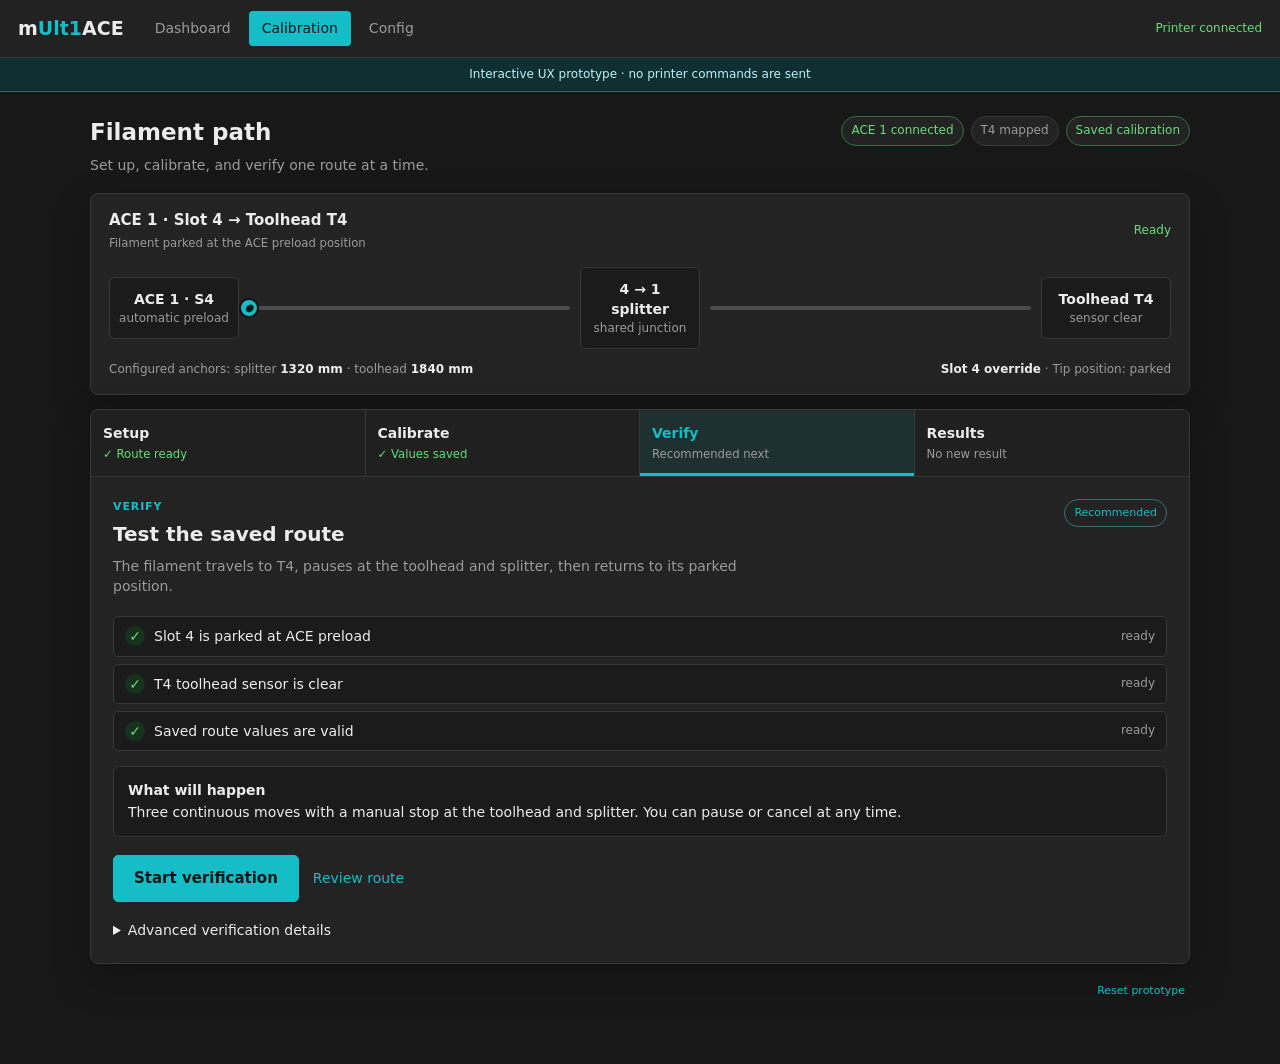
<file: multiace/web/mockups/calibration-guided-tabs.html>
<!doctype html>
<html lang='en'>
<head>
  <meta charset='utf-8'>
  <meta name='viewport' content='width=device-width, initial-scale=1'>
  <title>multiACE guided calibration UX</title>
  <style>
    :root {
      --bg: #181818; --panel: #232323; --deep: #1b1b1b;
      --line: #383838; --fg: #ececec; --muted: #9b9b9b;
      --accent: #15bdc6; --accent-ink: #001719;
      --ok: #67dc79; --ok-bg: #17331d;
      --warn: #ffc06b; --warn-bg: #382a14;
      --danger: #ff7878; --danger-bg: #381b1b;
      --shadow: 0 14px 38px rgba(0,0,0,.25);
    }
    * { box-sizing: border-box; }
    body { margin: 0; color: var(--fg); background: var(--bg); font: 14px/1.45 system-ui, sans-serif; }
    button { font: inherit; color: inherit; }
    header {
      position: sticky; top: 0; z-index: 5; display: flex; align-items: center;
      gap: 18px; min-height: 58px; padding: 9px 18px; background: #222;
      border-bottom: 1px solid var(--line);
    }
    .brand { font-size: 19px; font-weight: 750; white-space: nowrap; }
    .brand i { color: var(--accent); font-style: normal; }
    .top-nav { display: flex; gap: 5px; }
    .top-nav span { padding: 7px 13px; border-radius: 4px; color: var(--muted); }
    .top-nav .active { color: var(--accent-ink); background: var(--accent); }
    .spacer { flex: 1; }
    .online { color: var(--ok); font-size: 12px; }
    .prototype {
      padding: 8px 18px; text-align: center; color: #b8f5f7;
      background: #102f31; border-bottom: 1px solid #28686c; font-size: 12px;
      white-space: normal; overflow-wrap: anywhere;
    }
    main { width: min(1100px, calc(100% - 28px)); margin: 24px auto 60px; }
    .page-head { display: flex; justify-content: space-between; gap: 18px; margin-bottom: 18px; }
    h1 { margin: 0 0 5px; font-size: 23px; }
    h2 { margin: 0 0 7px; font-size: 20px; }
    h3 { margin: 0 0 6px; font-size: 15px; }
    p { margin: 0; }
    .muted { color: var(--muted); }
    .pills { display: flex; align-items: flex-start; gap: 7px; flex-wrap: wrap; justify-content: flex-end; }
    .pill { padding: 5px 9px; border: 1px solid var(--line); border-radius: 99px; color: var(--muted); background: var(--panel); font-size: 12px; }
    .pill.ok { color: var(--ok); border-color: #376e40; }
    .card { background: var(--panel); border: 1px solid var(--line); border-radius: 8px; box-shadow: var(--shadow); }

    .route-card { padding: 16px 18px; margin-bottom: 14px; }
    .route-head { display: flex; justify-content: space-between; align-items: center; gap: 12px; margin-bottom: 15px; }
    .route-head strong { display: block; font-size: 15px; }
    .route-head small { color: var(--muted); }
    .route-status { color: var(--ok); font-size: 12px; white-space: nowrap; }
    .route {
      display: grid; grid-template-columns: 130px 1fr 120px 1fr 130px;
      align-items: center; gap: 10px;
    }
    .node { padding: 11px 8px; text-align: center; border-radius: 6px; background: var(--deep); border: 1px solid var(--line); color: var(--muted); font-size: 12px; }
    .node b { display: block; color: var(--fg); font-size: 14px; }
    .node.sensor-on { border-color: #3d8047; background: var(--ok-bg); }
    .tube { height: 4px; border-radius: 5px; background: #4b4b4b; position: relative; }
    .tube.active { background: linear-gradient(90deg, var(--accent) var(--fill, 0%), #4b4b4b var(--fill, 0%)); }
    .tip {
      position: absolute; left: var(--tip, 0%); top: 50%; width: 20px; height: 20px;
      display: grid; place-items: center; transform: translate(-50%,-50%);
      border-radius: 50%; background: var(--accent); color: var(--accent-ink);
      border: 2px solid #111; font-size: 10px; transition: left .18s linear;
    }
    .route-caption { display: flex; justify-content: space-between; gap: 10px; margin-top: 12px; color: var(--muted); font-size: 12px; }
    .route-caption strong { color: var(--fg); }

    .workflow { overflow: hidden; }
    .workflow-tabs { display: grid; grid-template-columns: repeat(4, 1fr); border-bottom: 1px solid var(--line); background: #202020; }
    .workflow-tab {
      appearance: none; border: 0; border-right: 1px solid var(--line); padding: 13px 12px;
      background: transparent; text-align: left; cursor: pointer; color: var(--muted);
    }
    .workflow-tab:last-child { border-right: 0; }
    .workflow-tab b { display: block; color: var(--fg); font-size: 14px; }
    .workflow-tab small { display: block; margin-top: 2px; }
    .workflow-tab.active { background: rgba(21,189,198,.1); box-shadow: inset 0 -3px var(--accent); }
    .workflow-tab.active b { color: var(--accent); }
    .workflow-tab .done { color: var(--ok); }
    .workflow-body { padding: 22px; min-height: 385px; }
    .tab-panel { display: none; }
    .tab-panel.active { display: block; }
    .task-head { display: flex; justify-content: space-between; align-items: flex-start; gap: 18px; margin-bottom: 20px; }
    .task-head p { color: var(--muted); max-width: 650px; }
    .eyebrow { color: var(--accent); font-size: 11px; font-weight: 750; letter-spacing: .08em; text-transform: uppercase; margin-bottom: 5px; }
    .recommended { color: var(--accent); border: 1px solid #347176; border-radius: 99px; padding: 5px 9px; white-space: nowrap; font-size: 11px; }
    .notice { padding: 13px 14px; border-radius: 6px; border: 1px solid var(--line); background: var(--deep); margin: 14px 0; }
    .notice.ok { color: #b9efc0; border-color: #376e40; background: var(--ok-bg); }
    .notice.warn { color: #ffdaa8; border-color: #77582d; background: var(--warn-bg); }
    .notice strong { display: block; color: inherit; margin-bottom: 2px; }
    .checks { display: grid; gap: 7px; margin: 15px 0; }
    .check { display: flex; align-items: center; gap: 9px; padding: 9px 11px; border: 1px solid var(--line); border-radius: 5px; background: var(--deep); }
    .check i { width: 20px; height: 20px; display: grid; place-items: center; border-radius: 50%; background: var(--ok-bg); color: var(--ok); font-style: normal; }
    .check span { margin-left: auto; color: var(--muted); font-size: 12px; }
    .actions { display: flex; align-items: center; gap: 9px; flex-wrap: wrap; margin-top: 18px; }
    .btn { border: 1px solid var(--line); border-radius: 5px; padding: 9px 14px; background: #2b2b2b; cursor: pointer; }
    .btn:hover { border-color: #666; }
    .btn.primary { background: var(--accent); border-color: var(--accent); color: var(--accent-ink); font-weight: 750; }
    .btn.large { padding: 12px 20px; font-size: 15px; }
    .btn.danger { color: var(--danger); border-color: #754040; background: var(--danger-bg); }
    .btn:disabled { opacity: .42; cursor: not-allowed; }
    .link-btn { border: 0; padding: 5px; background: transparent; color: var(--accent); cursor: pointer; }
    .choice-row { display: grid; grid-template-columns: repeat(3, 1fr); gap: 10px; }
    .choice { padding: 13px; background: var(--deep); border: 1px solid var(--line); border-radius: 6px; }
    .choice small { color: var(--muted); display: block; margin-top: 3px; }
    .choice.selected { border-color: var(--accent); background: rgba(21,189,198,.08); }
    .selector-block { margin-top: 16px; }
    .selector-block > label { display: block; margin-bottom: 7px; color: var(--muted); font-size: 12px; }
    .option-grid { display: grid; grid-template-columns: repeat(4, 1fr); gap: 8px; }
    .option-grid.two { grid-template-columns: repeat(2, 1fr); }
    .route-option { padding: 11px; text-align: left; border: 1px solid var(--line); border-radius: 6px; background: var(--deep); cursor: pointer; }
    .route-option b, .route-option small { display: block; }
    .route-option small { margin-top: 2px; color: var(--muted); }
    .route-option.selected { border-color: var(--accent); background: rgba(21,189,198,.08); }
    .route-option:disabled { opacity: .38; cursor: not-allowed; }
    .derived-route { display: flex; justify-content: space-between; gap: 12px; padding: 12px; margin-top: 12px; border: 1px solid var(--line); border-radius: 6px; background: var(--deep); }
    .derived-route span { color: var(--muted); }
    .metrics { display: grid; grid-template-columns: repeat(3, 1fr); gap: 9px; margin: 15px 0; }
    .metric { padding: 12px; border-radius: 6px; border: 1px solid var(--line); background: var(--deep); }
    .metric small { display: block; color: var(--muted); text-transform: uppercase; font-size: 10px; letter-spacing: .05em; }
    .metric b { display: block; margin-top: 4px; font-size: 20px; }
    .step-line { display: grid; grid-template-columns: repeat(3, 1fr); gap: 7px; margin: 13px 0; }
    .step-chip { padding: 8px; border-radius: 5px; border: 1px solid var(--line); color: var(--muted); background: var(--deep); font-size: 12px; }
    .step-chip.active { color: var(--accent); border-color: #347176; }
    .step-chip.done { color: var(--ok); border-color: #376e40; }
    .progress { height: 7px; overflow: hidden; border-radius: 99px; background: #111; margin: 16px 0; }
    .progress div { width: 0%; height: 100%; background: var(--accent); transition: width .2s; }
    .fine { display: none; padding: 14px; border: 1px solid #77582d; border-radius: 6px; background: var(--warn-bg); margin-top: 14px; }
    .fine.show { display: block; }
    .fine-head { display: flex; justify-content: space-between; gap: 12px; margin-bottom: 12px; }
    .fine-head span { color: var(--warn); }
    .jog-row { display: flex; justify-content: space-between; align-items: center; gap: 12px; margin-top: 9px; }
    .jogs { display: flex; gap: 6px; flex-wrap: wrap; }
    .jogs .btn { padding: 7px 10px; }
    .hidden { display: none !important; }
    details { margin-top: 18px; color: var(--muted); }
    details summary { cursor: pointer; color: var(--fg); }
    footer { margin-top: 14px; text-align: right; color: var(--muted); font-size: 11px; }
    @media (max-width: 760px) {
      .top-nav { display: none; }
      .page-head, .task-head, .route-head, .route-caption { flex-direction: column; }
      .route-head { align-items: flex-start; }
      .pills { justify-content: flex-start; }
      .route { grid-template-columns: minmax(72px,1fr) 18px minmax(72px,1fr) 18px minmax(72px,1fr); gap: 4px; }
      .node { padding: 8px 4px; font-size: 10px; }
      .node b { font-size: 11px; }
      .tube { width: 100%; height: 3px; margin: 0; }
      .tip { left: var(--tip, 0%); top: 50%; }
      .workflow-tabs { grid-template-columns: 1fr 1fr; }
      .workflow-tab:nth-child(2) { border-right: 0; }
      .choice-row, .metrics, .step-line { grid-template-columns: 1fr; }
      .option-grid { grid-template-columns: 1fr 1fr; }
      .derived-route { flex-direction: column; }
      .jog-row, .fine-head { align-items: flex-start; flex-direction: column; }
    }
  </style>
</head>
<body>
  <header>
    <div class='brand'>m<i>Ult1</i>ACE</div>
    <div class='top-nav'><span>Dashboard</span><span class='active'>Calibration</span><span>Config</span></div>
    <div class='spacer'></div><div class='online'>Printer connected</div>
  </header>
  <div class='prototype'>Interactive UX prototype &middot; no printer commands are sent</div>

  <main>
    <div class='page-head'>
      <div><h1>Filament path</h1><p class='muted'>Set up, calibrate, and verify one route at a time.</p></div>
      <div class='pills'><span class='pill ok'>ACE 1 connected</span><span class='pill'>T4 mapped</span><span class='pill ok'>Saved calibration</span></div>
    </div>

    <section class='card route-card'>
      <div class='route-head'>
        <div><strong id='routeTitle'>ACE 1 &middot; Slot 4 &rarr; Toolhead T4</strong><small id='routeMessage'>Filament parked at the ACE preload position</small></div>
        <div id='routeStatus' class='route-status'>Ready</div>
      </div>
      <div class='route'>
        <div class='node'><b id='aceRouteNode'>ACE 1 &middot; S4</b>automatic preload</div>
        <div id='tubeA' class='tube active'><i id='tipA' class='tip'>●</i></div>
        <div class='node'><b>4 &rarr; 1 splitter</b>shared junction</div>
        <div id='tubeB' class='tube'><i id='tipB' class='tip hidden'>●</i></div>
        <div id='headNode' class='node'><b>Toolhead T4</b><span id='sensorText'>sensor clear</span></div>
      </div>
      <div class='route-caption'><span>Configured anchors: splitter <strong>1320 mm</strong> &middot; toolhead <strong>1840 mm</strong></span><span><strong id='scopeLabel'>Slot 4 override</strong> &middot; <span id='tipLabel'>Tip position: parked</span></span></div>
    </section>

    <section class='card workflow'>
      <div class='workflow-tabs' role='tablist'>
        <button class='workflow-tab' data-tab='setup'><b>Setup</b><small class='done'>&#10003; Route ready</small></button>
        <button class='workflow-tab' data-tab='calibrate'><b>Calibrate</b><small class='done'>&#10003; Values saved</small></button>
        <button class='workflow-tab active' data-tab='verify'><b>Verify</b><small>Recommended next</small></button>
        <button class='workflow-tab' data-tab='results'><b>Results</b><small id='resultsTabState'>No new result</small></button>
      </div>
      <div class='workflow-body'>
        <section id='setupPanel' class='tab-panel'>
          <div class='task-head'><div><div class='eyebrow'>Setup</div><h2>Choose one physical route</h2><p>The page remembers this path. You only need to return here when changing ACE, slot, or toolhead.</p></div></div>
          <div class='selector-block'>
            <label>ACE unit</label>
            <div class='option-grid two'>
              <button class='route-option ace-option selected' data-ace='1'><b>ACE 1</b><small>ACE 2 Pro &middot; connected</small></button>
              <button class='route-option' disabled><b>ACE 2</b><small>Not connected</small></button>
            </div>
          </div>
          <div class='selector-block'>
            <label>Apply calibration to</label>
            <div class='option-grid two'>
              <button class='route-option scope-option' data-scope='ace'><b>Entire ACE unit</b><small>Shared defaults for every slot on ACE 1</small></button>
              <button class='route-option scope-option selected' data-scope='slot'><b>Single Bowden tube</b><small>Override only the selected slot path</small></button>
            </div>
          </div>
          <div class='selector-block'>
            <label id='slotFieldLabel'>Bowden tube / filament slot</label>
            <div class='option-grid'>
              <button class='route-option slot-option' data-slot='1'><b>Slot 1</b><small>Ready &middot; saved calibration</small></button>
              <button class='route-option slot-option' data-slot='2' disabled><b>Slot 2</b><small>Empty</small></button>
              <button class='route-option slot-option' data-slot='3' disabled><b>Slot 3</b><small>Empty</small></button>
              <button class='route-option slot-option selected' data-slot='4'><b>Slot 4</b><small>Ready &middot; saved calibration</small></button>
            </div>
          </div>
          <div class='derived-route'><div><span>Connected toolhead</span><h3>Toolhead T4</h3></div><div><span id='derivedRouteHint'>Per-slot override</span><h3 id='derivedRoute'>ACE 1 &middot; Slot 4 &rarr; T4</h3></div></div>
          <div class='checks'><div class='check'><i>&#10003;</i>Printer is idle<span>required</span></div><div class='check'><i>&#10003;</i>No other route is moving<span>required</span></div><div class='check'><i>&#10003;</i>T4 sensor is clear<span>required</span></div></div>
          <div class='actions'><button class='btn primary large' data-go='verify'>Continue with this route</button></div>
        </section>

        <section id='calibratePanel' class='tab-panel'>
          <div id='calibrateSummary'>
            <div class='task-head'><div><div class='eyebrow'>Calibrate</div><h2>This route already has measurements</h2><p>Recalibration is optional. Verify the saved path first unless the tubes or splitter changed.</p></div><span class='recommended'>Saved 4 Aug</span></div>
            <div class='metrics'><div class='metric'><small>Toolhead distance</small><b>1840 mm</b></div><div class='metric'><small>Splitter retract</small><b>520 mm</b></div><div class='metric'><small>Park return</small><b>1840 mm</b></div></div>
            <div class='actions'><button class='btn primary large' data-go='verify'>Verify saved calibration</button><button id='recalibrateBtn' class='btn'>Recalibrate this route</button></div>
          </div>
          <div id='calibrateGuide' class='hidden'>
            <div class='task-head'><div><div class='eyebrow'>Guided calibration</div><h2 id='calTitle'>Start from a clean path</h2><p id='calText'>Only T4 will be unloaded. Remove loose filament from the splitter after unloading.</p></div><span id='calCount' class='recommended'>Step 1 of 3</span></div>
            <div class='step-line'><div id='calChip1' class='step-chip active'>1 &middot; Clean path</div><div id='calChip2' class='step-chip'>2 &middot; Confirm preload</div><div id='calChip3' class='step-chip'>3 &middot; Measure</div></div>
            <div class='notice warn' id='calNotice'><strong>T4 contains filament</strong>The route must be clear before a new measurement.</div>
            <div class='actions'><button id='calPrimary' class='btn primary large'>Unload selected T4</button><button id='cancelRecalibrate' class='link-btn'>Keep saved values</button></div>
          </div>
        </section>

        <section id='verifyPanel' class='tab-panel active'>
          <div class='task-head'><div><div class='eyebrow'>Verify</div><h2 id='verifyTitle'>Test the saved route</h2><p id='verifyLead'>The filament travels to T4, pauses at the toolhead and splitter, then returns to its parked position.</p></div><span class='recommended'>Recommended</span></div>
          <div id='verifyReady'>
            <div class='checks'><div class='check'><i>&#10003;</i><span id='verifySlotCheck' style='margin:0;color:inherit;font-size:inherit'>Slot 4 is parked at ACE preload</span><span>ready</span></div><div class='check'><i>&#10003;</i>T4 toolhead sensor is clear<span>ready</span></div><div class='check'><i>&#10003;</i>Saved route values are valid<span>ready</span></div></div>
            <div class='notice'><strong>What will happen</strong>Three continuous moves with a manual stop at the toolhead and splitter. You can pause or cancel at any time.</div>
            <div class='actions'><button id='startVerify' class='btn primary large'>Start verification</button><button class='link-btn' data-go='setup'>Review route</button></div>
          </div>
          <div id='verifyRun' class='hidden'>
            <div class='step-line'><div id='vChip1' class='step-chip active'>1 &middot; Toolhead</div><div id='vChip2' class='step-chip'>2 &middot; Splitter</div><div id='vChip3' class='step-chip'>3 &middot; Return</div></div>
            <div class='progress'><div id='verifyProgress'></div></div>
            <div id='verifyNotice' class='notice'><strong>Moving toward T4</strong>The sensor is monitored continuously.</div>
            <div id='finePanel' class='fine'>
              <div class='fine-head'><div><strong>Expected endpoint reached &middot; sensor still clear</strong><p>Move the tip a small amount until T4 detects it.</p></div><span>Correction <b id='fineOffset'>+0 mm</b></span></div>
              <div class='jog-row'><span>Toward toolhead</span><div class='jogs'><button class='btn jog' data-jog='1'>+1</button><button class='btn jog' data-jog='2'>+2</button><button class='btn jog' data-jog='5'>+5</button><button class='btn jog' data-jog='10'>+10 mm</button></div></div>
              <div class='jog-row'><span>Toward ACE</span><div class='jogs'><button class='btn jog' data-jog='-1'>-1</button><button class='btn jog' data-jog='-2'>-2</button><button class='btn jog' data-jog='-5'>-5</button><button class='btn jog' data-jog='-10'>-10 mm</button></div></div>
            </div>
            <div class='actions'><button id='verifyPrimary' class='btn primary large hidden'>Continue to splitter</button><button id='pauseVerify' class='btn'>Pause</button><button id='stopVerify' class='btn danger'>Stop &amp; cancel</button></div>
          </div>
          <details><summary>Advanced verification details</summary><p>Configured toolhead 1840 mm &middot; splitter 1320 mm &middot; correction limit +/-50 mm &middot; encoder telemetry is diagnostic only.</p></details>
        </section>

        <section id='resultsPanel' class='tab-panel'>
          <div class='task-head'><div><div class='eyebrow'>Results</div><h2 id='resultTitle'>Saved calibration</h2><p id='resultLead'>Run verification to create a new confidence result for this route.</p></div></div>
          <div id='resultEmpty' class='notice'>No verification has been completed in this prototype session.</div>
          <div id='resultSuccess' class='hidden'>
            <div class='notice ok'><strong>Route verified and parked</strong>The toolhead and splitter checkpoints passed. Filament returned to ACE preload.</div>
            <div class='metrics'><div class='metric'><small>Toolhead correction</small><b>+7 mm</b></div><div class='metric'><small>Splitter</small><b>Confirmed</b></div><div class='metric'><small>Final position</small><b>Parked</b></div></div>
            <p class='muted'>The +7 mm correction is diagnostic. It has not changed the saved calibration values.</p>
            <div class='actions'><button id='verifyAgain' class='btn primary' data-go='verify'>Verify again</button><button class='btn' data-go='calibrate'>Recalibrate using this result</button></div>
          </div>
        </section>
      </div>
    </section>
    <footer><button id='resetDemo' class='link-btn'>Reset prototype</button></footer>
  </main>

  <script>
    const $ = (id) => document.getElementById(id);
    let timer = null, paused = false, phase = 'ready', progress = 0, fine = 0, calStep = 0, selectedSlot = 4, selectedScope = 'slot';

    function showTab(name) {
      document.querySelectorAll('.workflow-tab').forEach(b => b.classList.toggle('active', b.dataset.tab === name));
      document.querySelectorAll('.tab-panel').forEach(p => p.classList.remove('active'));
      $(name + 'Panel').classList.add('active');
    }
    document.querySelectorAll('.workflow-tab').forEach(b => b.addEventListener('click', () => showTab(b.dataset.tab)));
    document.querySelectorAll('[data-go]').forEach(b => b.addEventListener('click', () => showTab(b.dataset.go)));
    function updateScopeSummary() {
      const wholeAce = selectedScope === 'ace';
      $('scopeLabel').textContent = wholeAce ? 'Entire ACE defaults' : 'Slot ' + selectedSlot + ' override';
      $('slotFieldLabel').textContent = wholeAce ? 'Measurement slot' : 'Bowden tube / filament slot';
      $('derivedRouteHint').textContent = wholeAce ? 'Shared ACE values measured through this route' : 'Per-slot override';
    }
    document.querySelectorAll('.scope-option').forEach(button => button.addEventListener('click', () => {
      selectedScope = button.dataset.scope;
      document.querySelectorAll('.scope-option').forEach(item => item.classList.toggle('selected', item === button));
      updateScopeSummary();
    }));
    document.querySelectorAll('.slot-option').forEach(button => button.addEventListener('click', () => {
      selectedSlot = Number(button.dataset.slot);
      document.querySelectorAll('.slot-option').forEach(item => item.classList.toggle('selected', item === button));
      $('routeTitle').innerHTML = 'ACE 1 &middot; Slot ' + selectedSlot + ' &rarr; Toolhead T4';
      $('aceRouteNode').textContent = 'ACE 1 &middot; S' + selectedSlot;
      $('derivedRoute').innerHTML = 'ACE 1 &middot; Slot ' + selectedSlot + ' &rarr; T4';
      $('verifySlotCheck').textContent = 'Slot ' + selectedSlot + ' is parked at ACE preload';
      $('routeMessage').textContent = 'Selected slot is parked at the ACE preload position';
      $('resultsTabState').textContent = 'No new result';
      updateScopeSummary();
    }));

    function setTip(mm, message) {
      const split = 1320, load = 1840;
      $('tipA').classList.toggle('hidden', mm > split);
      $('tipB').classList.toggle('hidden', mm <= split);
      if (mm <= split) {
        $('tubeA').style.setProperty('--fill', Math.max(0, Math.min(100, mm / split * 100)) + '%');
        $('tipA').style.setProperty('--tip', Math.max(0, Math.min(100, mm / split * 100)) + '%');
        $('tubeB').classList.remove('active');
        $('tubeB').style.setProperty('--fill', '0%');
      } else {
        $('tubeA').style.setProperty('--fill', '100%');
        $('tubeB').classList.add('active');
        $('tubeB').style.setProperty('--fill', Math.max(0, Math.min(100, (mm - split) / (load - split) * 100)) + '%');
        $('tipB').style.setProperty('--tip', Math.max(0, Math.min(100, (mm - split) / (load - split) * 100)) + '%');
      }
      $('tipLabel').textContent = message;
    }
    function stopTimer() { if (timer) clearInterval(timer); timer = null; }
    function animate(target, nextPhase) {
      stopTimer(); paused = false; $('pauseVerify').textContent = 'Pause';
      timer = setInterval(() => {
        if (paused) return;
        const dir = target > progress ? 1 : -1;
        progress += dir * Math.min(75, Math.abs(target - progress));
        setTip(progress, 'Tip position: approximately ' + Math.round(progress) + ' mm from preload');
        $('verifyProgress').style.width = (phase === 'feed' ? progress / 1840 * 33 : phase === 'splitter' ? 33 + (1840 - progress) / 520 * 33 : 66 + (1320 - progress) / 1320 * 34) + '%';
        if (progress === target) { stopTimer(); nextPhase(); }
      }, 80);
    }
    function startVerification() {
      phase = 'feed'; progress = 0; fine = 0; $('verifyReady').classList.add('hidden'); $('verifyRun').classList.remove('hidden');
      $('verifyTitle').textContent = 'Verification in progress'; $('routeStatus').textContent = 'Moving'; $('routeMessage').textContent = 'Feeding continuously toward T4';
      animate(1840, () => {
        phase = 'adjust'; $('routeStatus').textContent = 'Needs input'; $('routeMessage').textContent = 'Expected endpoint reached; T4 sensor is clear';
        $('verifyNotice').className = 'notice warn'; $('verifyNotice').innerHTML = '<strong>Almost there</strong>Use the small movement buttons to trip the T4 sensor.';
        $('finePanel').classList.add('show'); $('pauseVerify').classList.add('hidden');
      });
    }
    function jog(delta) {
      if (phase !== 'adjust') return;
      fine = Math.max(-50, Math.min(50, fine + delta));
      $('fineOffset').textContent = (fine >= 0 ? '+' : '') + fine + ' mm';
      setTip(1840 + fine, 'Toolhead correction: ' + (fine >= 0 ? '+' : '') + fine + ' mm');
      if (fine >= 7) {
        phase = 'toolhead'; $('finePanel').classList.remove('show'); $('headNode').classList.add('sensor-on'); $('sensorText').textContent = 'sensor triggered';
        $('routeStatus').textContent = 'Waiting at T4'; $('routeMessage').textContent = 'T4 sensor triggered at +7 mm';
        $('verifyNotice').className = 'notice ok'; $('verifyNotice').innerHTML = '<strong>T4 reached</strong>Inspect the endpoint, then continue to the splitter.';
        $('verifyPrimary').classList.remove('hidden'); $('pauseVerify').classList.add('hidden');
      }
    }
    function continueVerification() {
      if (phase === 'toolhead') {
        phase = 'splitter'; $('vChip1').className = 'step-chip done'; $('vChip2').className = 'step-chip active'; $('verifyPrimary').classList.add('hidden'); $('pauseVerify').classList.remove('hidden');
        $('headNode').classList.remove('sensor-on'); $('sensorText').textContent = 'sensor clear'; $('routeStatus').textContent = 'Moving'; $('routeMessage').textContent = 'Retracting continuously to the splitter';
        $('verifyNotice').className = 'notice'; $('verifyNotice').innerHTML = '<strong>Moving to splitter</strong>The move completes in one continuous leg.';
        progress = 1847; animate(1320, () => {
          phase = 'splitter-hold'; $('routeStatus').textContent = 'Waiting at splitter'; $('routeMessage').textContent = 'Confirm the tip is clear of the junction';
          $('verifyNotice').className = 'notice warn'; $('verifyNotice').innerHTML = '<strong>Splitter checkpoint</strong>Confirm the tip is clear before returning to ACE.';
          $('verifyPrimary').textContent = 'Splitter is clear - return to ACE'; $('verifyPrimary').classList.remove('hidden'); $('pauseVerify').classList.add('hidden');
        });
      } else if (phase === 'splitter-hold') {
        phase = 'return'; $('vChip2').className = 'step-chip done'; $('vChip3').className = 'step-chip active'; $('verifyPrimary').classList.add('hidden'); $('pauseVerify').classList.remove('hidden');
        $('routeStatus').textContent = 'Moving'; $('routeMessage').textContent = 'Returning continuously to ACE preload';
        animate(0, completeVerification);
      }
    }
    function completeVerification() {
      phase = 'done'; $('vChip3').className = 'step-chip done'; $('verifyProgress').style.width = '100%'; $('routeStatus').textContent = 'Verified'; $('routeMessage').textContent = 'Filament parked at the ACE preload position'; setTip(0, 'Tip position: parked');
      $('verifyNotice').className = 'notice ok'; $('verifyNotice').innerHTML = '<strong>Verification complete</strong>The route passed and returned to preload.';
      $('pauseVerify').classList.add('hidden'); $('stopVerify').classList.add('hidden'); $('resultsTabState').textContent = 'Passed'; $('resultEmpty').classList.add('hidden'); $('resultSuccess').classList.remove('hidden'); $('resultTitle').textContent = 'Verification passed'; $('resultLead').textContent = 'ACE 1 Slot ' + selectedSlot + ' to T4 completed the full round trip.';
      setTimeout(() => showTab('results'), 550);
    }
    $('startVerify').addEventListener('click', startVerification);
    document.querySelectorAll('.jog').forEach(b => b.addEventListener('click', () => jog(Number(b.dataset.jog))));
    $('verifyPrimary').addEventListener('click', continueVerification);
    $('pauseVerify').addEventListener('click', () => { paused = !paused; $('pauseVerify').textContent = paused ? 'Resume' : 'Pause'; $('routeStatus').textContent = paused ? 'Paused' : 'Moving'; });
    $('stopVerify').addEventListener('click', resetDemo);
    $('verifyAgain').addEventListener('click', resetDemo);

    $('recalibrateBtn').addEventListener('click', () => { $('calibrateSummary').classList.add('hidden'); $('calibrateGuide').classList.remove('hidden'); });
    $('cancelRecalibrate').addEventListener('click', () => { $('calibrateGuide').classList.add('hidden'); $('calibrateSummary').classList.remove('hidden'); });
    $('calPrimary').addEventListener('click', () => {
      calStep += 1;
      if (calStep === 1) { $('calChip1').className = 'step-chip done'; $('calChip2').className = 'step-chip active'; $('calCount').textContent = 'Step 2 of 3'; $('calTitle').textContent = 'Confirm automatic preload'; $('calText').textContent = 'Reinsert Slot 4 and wait for the ACE to finish its short preload.'; $('calNotice').className = 'notice ok'; $('calNotice').innerHTML = '<strong>T4 is clear</strong>Only the selected route was unloaded.'; $('calPrimary').textContent = 'Preload is ready'; }
      else if (calStep === 2) { $('calChip2').className = 'step-chip done'; $('calChip3').className = 'step-chip active'; $('calCount').textContent = 'Step 3 of 3'; $('calTitle').textContent = 'Measure the route'; $('calText').textContent = 'The guided measurement will feed to T4 and stop on its sensor.'; $('calNotice').className = 'notice'; $('calNotice').innerHTML = '<strong>Everything is ready</strong>One clear primary action starts the measurement.'; $('calPrimary').textContent = 'Start measurement'; }
      else { showTab('verify'); resetDemo(); }
    });

    function resetDemo() {
      stopTimer(); paused = false; phase = 'ready'; progress = 0; fine = 0; calStep = 0;
      $('verifyReady').classList.remove('hidden'); $('verifyRun').classList.add('hidden'); $('verifyTitle').textContent = 'Test the saved route'; $('verifyProgress').style.width = '0%'; $('finePanel').classList.remove('show'); $('verifyPrimary').classList.add('hidden'); $('verifyPrimary').textContent = 'Continue to splitter'; $('pauseVerify').classList.remove('hidden'); $('stopVerify').classList.remove('hidden');
      ['vChip1','vChip2','vChip3'].forEach((id,i) => $(id).className = 'step-chip' + (i === 0 ? ' active' : ''));
      $('headNode').classList.remove('sensor-on'); $('sensorText').textContent = 'sensor clear'; $('routeStatus').textContent = 'Ready'; $('routeMessage').textContent = 'Filament parked at the ACE preload position'; setTip(0, 'Tip position: parked');
      $('resultEmpty').classList.remove('hidden'); $('resultSuccess').classList.add('hidden'); $('resultsTabState').textContent = 'No new result'; $('calibrateSummary').classList.remove('hidden'); $('calibrateGuide').classList.add('hidden');
    }
    $('resetDemo').addEventListener('click', () => { resetDemo(); showTab('verify'); });
    updateScopeSummary();
    setTip(0, 'Tip position: parked');
  </script>
</body>
</html>
</file>
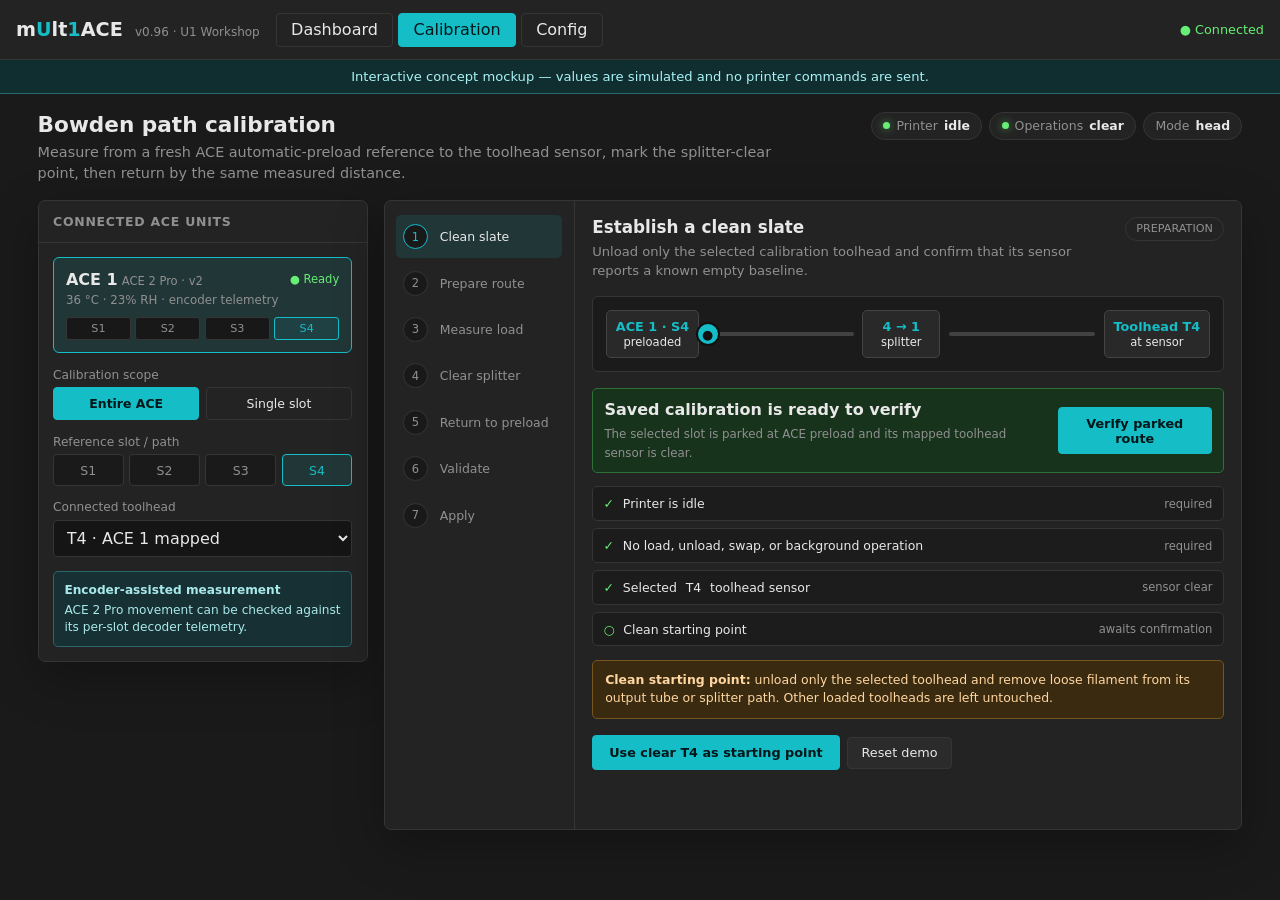
<file: multiace/web/mockups/calibration-tab.html>
<!DOCTYPE html>
<html lang="en">
<head>
  <meta charset="UTF-8">
  <meta name="viewport" content="width=device-width, initial-scale=1, viewport-fit=cover">
  <meta name="theme-color" content="#15bdc6">
  <title>mUlt1ACE · Calibration mockup</title>
  <style>
    :root {
      --bg: #1a1a1a;
      --fg: #e8e8e8;
      --muted: #909090;
      --accent: #15bdc6;
      --accent-soft: rgba(21, 189, 198, .12);
      --accent-fg: #001619;
      --card: #232323;
      --card-deep: #191919;
      --border: #353535;
      --error: #ff7070;
      --error-bg: #3a1a1a;
      --warn: #ffbb66;
      --warn-bg: #3a2a10;
      --ok: #66ee75;
      --ok-bg: #17331c;
      --shadow: 0 16px 50px rgba(0, 0, 0, .28);
    }

    * { box-sizing: border-box; }
    html, body { margin: 0; min-height: 100%; }
    body {
      background: var(--bg);
      color: var(--fg);
      font-family: -apple-system, BlinkMacSystemFont, "Segoe UI", system-ui, sans-serif;
      -webkit-font-smoothing: antialiased;
    }

    button, select, input { font: inherit; }
    button { color: inherit; }

    header {
      min-height: 60px;
      display: flex;
      align-items: center;
      gap: 1rem;
      padding: .8rem 1rem;
      border-bottom: 1px solid var(--border);
      background: var(--card);
      position: sticky;
      top: 0;
      z-index: 20;
    }

    .brand { margin: 0; font-size: 1.2rem; font-weight: 650; white-space: nowrap; }
    .brand .hl { color: var(--accent); }
    .brand small { color: var(--muted); font-size: .75rem; font-weight: 400; margin-left: .35rem; }
    nav { display: flex; gap: .3rem; flex-wrap: wrap; }
    nav button, .ghost-btn {
      background: transparent;
      color: var(--fg);
      border: 1px solid var(--border);
      padding: .4rem .9rem;
      border-radius: 4px;
      cursor: pointer;
    }
    nav button.active { background: var(--accent); color: var(--accent-fg); border-color: var(--accent); }
    .header-spacer { flex: 1; }
    .connection { font-size: .8rem; color: var(--ok); white-space: nowrap; }

    .demo-ribbon {
      background: #102d30;
      color: #a9f2f5;
      border-bottom: 1px solid #24676c;
      padding: .55rem 1rem;
      text-align: center;
      font-size: .82rem;
    }

    .restart-banner {
      display: none;
      background: var(--warn-bg);
      color: var(--warn);
      border-bottom: 1px solid var(--warn);
      padding: .65rem 1rem;
      text-align: center;
      font-size: .9rem;
      font-weight: 650;
    }
    .restart-banner.show { display: block; }

    main { max-width: 1240px; margin: 0 auto; padding: 1.1rem; }
    .muted { color: var(--muted); }
    .page-head {
      display: flex;
      justify-content: space-between;
      gap: 1rem;
      align-items: flex-start;
      margin-bottom: 1rem;
    }
    .page-head h2 { margin: 0 0 .35rem; font-size: 1.35rem; }
    .page-head p { margin: 0; color: var(--muted); max-width: 760px; line-height: 1.45; font-size: .9rem; }

    .status-row { display: flex; flex-wrap: wrap; gap: .45rem; justify-content: flex-end; }
    .pill {
      display: inline-flex;
      align-items: center;
      gap: .38rem;
      border: 1px solid var(--border);
      border-radius: 999px;
      background: var(--card);
      padding: .35rem .7rem;
      font-size: .78rem;
      color: var(--muted);
      white-space: nowrap;
    }
    .dot { width: 7px; height: 7px; border-radius: 50%; background: var(--ok); box-shadow: 0 0 8px rgba(102, 238, 117, .6); }
    .pill strong { color: var(--fg); }

    .layout { display: grid; grid-template-columns: 330px 1fr; gap: 1rem; align-items: start; }
    .panel {
      background: var(--card);
      border: 1px solid var(--border);
      border-radius: 7px;
      box-shadow: var(--shadow);
    }
    .panel-head { padding: .8rem .9rem; border-bottom: 1px solid var(--border); }
    .panel-head h3 {
      margin: 0;
      font-size: .78rem;
      text-transform: uppercase;
      letter-spacing: .06em;
      color: var(--muted);
    }
    .panel-body { padding: .9rem; }

    .ace-list { display: grid; gap: .65rem; }
    .ace-card {
      width: 100%;
      text-align: left;
      background: #202020;
      color: var(--fg);
      border: 1px solid var(--border);
      border-radius: 6px;
      padding: .75rem;
      cursor: pointer;
      transition: border-color .15s, background .15s, transform .15s;
    }
    .ace-card:hover { border-color: #5a5a5a; transform: translateY(-1px); }
    .ace-card.selected { border-color: var(--accent); background: var(--accent-soft); }
    .ace-top { display: flex; justify-content: space-between; gap: .5rem; align-items: center; }
    .ace-name { font-weight: 700; }
    .proto { color: var(--muted); font-size: .72rem; margin-left: .25rem; font-weight: 500; }
    .ready { color: var(--ok); font-size: .72rem; }
    .ace-meta { color: var(--muted); font-size: .74rem; margin-top: .28rem; }
    .slot-mini { display: grid; grid-template-columns: repeat(4, 1fr); gap: .28rem; margin-top: .6rem; }
    .slot-mini span {
      padding: .25rem 0;
      border: 1px solid var(--border);
      border-radius: 3px;
      text-align: center;
      font-size: .7rem;
      color: var(--muted);
      background: #181818;
    }
    .slot-mini span.loaded { color: var(--fg); border-color: #4b4b4b; }
    .slot-mini span.active { color: var(--accent); border-color: var(--accent); background: rgba(21,189,198,.08); }

    .field { margin-top: .9rem; }
    .field > label { display: block; color: var(--muted); font-size: .76rem; margin-bottom: .35rem; }
    .mode-row { display: flex; gap: .4rem; align-items: stretch; }
    .mode-row button {
      flex: 1;
      border: 1px solid var(--border);
      background: var(--card);
      color: var(--fg);
      border-radius: 4px;
      padding: .5rem .3rem;
      cursor: pointer;
      font-size: .78rem;
    }
    .mode-row button:hover:not(.active) { border-color: var(--accent); }
    .mode-row button.active { background: var(--accent); color: var(--accent-fg); border-color: var(--accent); font-weight: 700; }

    .slot-picker { display: grid; grid-template-columns: repeat(4, 1fr); gap: .35rem; }
    .slot-picker button {
      background: #1a1a1a;
      color: var(--muted);
      border: 1px solid var(--border);
      border-radius: 4px;
      padding: .45rem .2rem;
      cursor: pointer;
      font-size: .78rem;
    }
    .slot-picker button.active { border-color: var(--accent); color: var(--accent); background: var(--accent-soft); }

    select, input[type="number"] {
      width: 100%;
      background: #151515;
      color: var(--fg);
      border: 1px solid var(--border);
      border-radius: 4px;
      padding: .45rem .55rem;
    }

    .confidence {
      margin-top: .85rem;
      border: 1px solid #2b666a;
      background: #163033;
      border-radius: 5px;
      padding: .65rem;
      color: #a9e8eb;
      font-size: .76rem;
      line-height: 1.4;
    }
    .confidence.estimate { border-color: #735429; background: #342815; color: #ffd59a; }
    .confidence strong { display: block; margin-bottom: .15rem; }

    .wizard { display: grid; grid-template-columns: 190px 1fr; min-height: 630px; }
    .steps { border-right: 1px solid var(--border); padding: .9rem .7rem; }
    .step {
      display: grid;
      grid-template-columns: 28px 1fr;
      gap: .55rem;
      align-items: center;
      padding: .55rem .45rem;
      border-radius: 5px;
      color: var(--muted);
      font-size: .78rem;
      margin-bottom: .24rem;
    }
    .step-num {
      width: 25px;
      height: 25px;
      display: grid;
      place-items: center;
      border-radius: 50%;
      border: 1px solid var(--border);
      background: #191919;
      font-size: .72rem;
    }
    .step.active { color: var(--fg); background: var(--accent-soft); }
    .step.active .step-num { border-color: var(--accent); color: var(--accent); }
    .step.done { color: #a6dbaa; }
    .step.done .step-num { background: var(--ok-bg); color: var(--ok); border-color: #387a42; }

    .workspace { padding: 1rem 1.1rem; min-width: 0; }
    .workspace-title { display: flex; justify-content: space-between; gap: .8rem; align-items: flex-start; }
    .workspace h3 { margin: 0; color: var(--fg); font-size: 1.05rem; text-transform: none; letter-spacing: 0; }
    .workspace .lead { margin: .32rem 0 0; color: var(--muted); font-size: .82rem; line-height: 1.45; }
    .state-badge { border-radius: 999px; padding: .28rem .62rem; font-size: .7rem; border: 1px solid var(--border); color: var(--muted); white-space: nowrap; }

    .route {
      display: grid;
      grid-template-columns: auto 1fr auto 1fr auto;
      gap: .55rem;
      align-items: center;
      margin: 1rem 0;
      padding: .8rem;
      border: 1px solid var(--border);
      border-radius: 6px;
      background: #1b1b1b;
    }
    .route-node {
      min-width: 78px;
      padding: .5rem .55rem;
      background: #292929;
      border: 1px solid #444;
      border-radius: 5px;
      text-align: center;
      font-size: .72rem;
    }
    .route-node strong { display: block; color: var(--accent); font-size: .8rem; margin-bottom: .1rem; }
    .tube { height: 4px; border-radius: 999px; background: #424242; position: relative; overflow: visible; }
    .route-inline-tip {
      position: absolute; left: var(--travel, 50%); top: 50%; z-index: 1;
      display: grid; place-items: center; width: 24px; height: 24px;
      border-radius: 50%; transform: translate(-50%, -50%);
      border: 2px solid #111; color: #111; background: var(--accent);
      font-size: .8rem; font-weight: 700;
      transition: left .12s linear, top .12s linear;
    }
    .route.moving .route-inline-tip { animation: tip-pulse 1s ease-in-out infinite; }
    .route.paused .route-inline-tip { background: var(--warn); animation: none; }
    @keyframes tip-pulse { 50% { box-shadow: 0 0 0 6px rgba(60, 201, 206, .15); } }

    .checklist { display: grid; gap: .45rem; margin: .85rem 0; }
    .check {
      display: flex;
      align-items: center;
      gap: .55rem;
      border: 1px solid var(--border);
      border-radius: 5px;
      padding: .55rem .65rem;
      font-size: .78rem;
      background: #1c1c1c;
    }
    .check-icon { color: var(--ok); font-weight: 700; }
    .check span:last-child { color: var(--muted); margin-left: auto; font-size: .72rem; }

    .measure-grid { display: grid; grid-template-columns: repeat(3, 1fr); gap: .55rem; margin: .9rem 0; }
    .metric { border: 1px solid var(--border); background: #1c1c1c; border-radius: 5px; padding: .65rem; }
    .metric-label { color: var(--muted); font-size: .69rem; text-transform: uppercase; letter-spacing: .04em; }
    .metric-value { font-size: 1.2rem; font-weight: 700; margin-top: .18rem; }
    .metric-value .unit { color: var(--muted); font-size: .72rem; font-weight: 500; }
    .metric-note { color: var(--muted); font-size: .68rem; margin-top: .15rem; }

    .progress { height: 7px; border-radius: 999px; background: #151515; overflow: hidden; border: 1px solid #303030; margin: .65rem 0; }
    .progress-fill { height: 100%; width: 0%; background: linear-gradient(90deg, #0d8d94, var(--accent)); transition: width .2s linear; }

    .notice { padding: .65rem .75rem; border-radius: 5px; border: 1px solid var(--border); background: #1b1b1b; color: var(--muted); font-size: .78rem; line-height: 1.45; margin: .75rem 0; }
    .notice.warn { border-color: #765521; background: var(--warn-bg); color: #ffd6a0; }
    .notice.ok { border-color: #2d7137; background: var(--ok-bg); color: #b6f0bd; }
    .quick-verify {
      display: flex; align-items: center; justify-content: space-between; gap: 1rem;
      padding: .7rem; margin: .8rem 0;
      border: 1px solid #2d7137; border-radius: 5px; background: var(--ok-bg);
    }
    .quick-verify strong { display: block; margin-bottom: .2rem; }
    .quick-verify span { color: var(--muted); font-size: .74rem; }
    .fine-position {
      margin: .8rem 0; padding: .75rem;
      border: 1px solid #765521; border-radius: 5px; background: var(--warn-bg);
    }
    .fine-position-head {
      display: flex; justify-content: space-between; gap: .75rem; align-items: baseline;
      margin-bottom: .55rem;
    }
    .fine-position-head strong { color: #ffd6a0; }
    .fine-position-head span { color: var(--muted); font-size: .72rem; }
    .fine-position-row {
      display: grid; grid-template-columns: 125px 1fr; gap: .5rem;
      align-items: center; margin-top: .45rem;
    }
    .fine-position-row > span { color: var(--muted); font-size: .73rem; }
    .fine-position-buttons { display: flex; flex-wrap: wrap; gap: .35rem; }
    .fine-position-buttons .btn { min-width: 58px; }

    .actions { display: flex; flex-wrap: wrap; gap: .45rem; align-items: center; margin-top: 1rem; }
    .btn {
      border: 1px solid var(--border);
      background: #2b2b2b;
      color: var(--fg);
      border-radius: 4px;
      padding: .48rem .85rem;
      cursor: pointer;
      font-size: .8rem;
      transition: border-color .15s, filter .15s;
    }
    .btn:hover:not(:disabled) { border-color: var(--accent); }
    .btn.primary { background: var(--accent); color: var(--accent-fg); border-color: var(--accent); font-weight: 700; }
    .btn.danger { color: var(--error); border-color: #773d3d; background: #2e1d1d; margin-left: auto; }
    .btn:disabled { opacity: .38; cursor: not-allowed; }
    .btn.big { padding: .58rem 1rem; }

    .jog-row { display: flex; flex-wrap: wrap; gap: .4rem; align-items: center; margin: .75rem 0; }
    .jog-row .btn { min-width: 66px; }
    .allowance { display: grid; grid-template-columns: 1fr 110px; align-items: center; gap: .6rem; margin-top: .7rem; }
    .allowance label { color: var(--muted); font-size: .76rem; }
    .allowance-wrap { position: relative; }
    .allowance-wrap input { padding-right: 30px; }
    .allowance-wrap span { position: absolute; right: 9px; top: 50%; transform: translateY(-50%); color: var(--muted); font-size: .7rem; }

    .diff {
      background: #121212;
      border: 1px solid var(--border);
      border-radius: 5px;
      padding: .75rem;
      font-family: ui-monospace, "SFMono-Regular", Consolas, monospace;
      font-size: .75rem;
      line-height: 1.55;
      overflow-x: auto;
      white-space: pre;
      margin-top: .75rem;
    }
    .diff .minus { color: #ff9797; }
    .diff .plus { color: #8ff19b; }
    .review-table { width: 100%; border-collapse: collapse; margin-top: .7rem; font-size: .77rem; }
    .review-table th, .review-table td { border-bottom: 1px solid var(--border); text-align: left; padding: .48rem .35rem; }
    .review-table th { color: var(--muted); font-weight: 500; }
    .review-table td:nth-child(n+2) { font-variant-numeric: tabular-nums; }
    .hidden { display: none !important; }

    @media (max-width: 900px) {
      .layout { grid-template-columns: 1fr; }
      .selectors { display: grid; grid-template-columns: 1fr 1fr; gap: .75rem; }
      .field { margin-top: 0; }
    }
    @media (max-width: 680px) {
      header { align-items: flex-start; flex-wrap: wrap; }
      .header-spacer { display: none; }
      .connection { margin-left: auto; }
      .page-head { display: block; }
      .status-row { justify-content: flex-start; margin-top: .8rem; }
      .wizard { grid-template-columns: 1fr; }
      .steps { border-right: 0; border-bottom: 1px solid var(--border); display: grid; grid-template-columns: repeat(3, 1fr); gap: .2rem; }
      .step { display: block; text-align: center; padding: .35rem .15rem; }
      .step-num { margin: 0 auto .25rem; }
      .route { grid-template-columns: 1fr; }
      .tube { width: 4px; height: 24px; margin: 0 auto; }
      .route-inline-tip { left: 50%; top: var(--travel, 50%); }
      .measure-grid { grid-template-columns: 1fr; }
      .selectors { grid-template-columns: 1fr; }
      .allowance { grid-template-columns: 1fr; }
      .quick-verify { align-items: stretch; flex-direction: column; }
      .fine-position-row { grid-template-columns: 1fr; }
      .btn.danger { margin-left: 0; }
    }
  </style>
</head>
<body>
  <header>
    <h1 class="brand">m<span class="hl">U</span>lt<span class="hl">1</span>ACE <small>v0.96 · U1 Workshop</small></h1>
    <nav aria-label="Main navigation">
      <button type="button">Dashboard</button>
      <button type="button" class="active">Calibration</button>
      <button type="button">Config</button>
    </nav>
    <span class="header-spacer"></span>
    <span class="connection">● Connected</span>
  </header>

  <div class="demo-ribbon">Interactive concept mockup — values are simulated and no printer commands are sent.</div>
  <div id="restartBanner" class="restart-banner">Calibration values saved to ace.cfg. Restart the printer to apply them.</div>

  <main>
    <div class="page-head">
      <div>
        <h2>Bowden path calibration</h2>
        <p>Measure from a fresh ACE automatic-preload reference to the toolhead sensor, mark the splitter-clear point, then return by the same measured distance.</p>
      </div>
      <div class="status-row">
        <span class="pill"><span class="dot"></span> Printer <strong>idle</strong></span>
        <span class="pill"><span class="dot"></span> Operations <strong>clear</strong></span>
        <span class="pill">Mode <strong>head</strong></span>
      </div>
    </div>

    <div class="layout">
      <aside class="panel">
        <div class="panel-head"><h3>Connected ACE units</h3></div>
        <div class="panel-body">
          <div class="ace-list">
            <button type="button" class="ace-card selected" data-ace="0" data-protocol="v2">
              <span class="ace-top">
                <span><span class="ace-name">ACE 1</span><span class="proto">ACE 2 Pro · v2</span></span>
                <span class="ready">● Ready</span>
              </span>
              <span class="ace-meta">36 °C · 23% RH · encoder telemetry</span>
              <span class="slot-mini"><span>S1</span><span>S2</span><span>S3</span><span class="loaded active">S4</span></span>
            </button>
          </div>

          <div class="selectors">
            <div class="field">
              <label>Calibration scope</label>
              <div class="mode-row">
                <button type="button" class="active" data-scope="ace">Entire ACE</button>
                <button type="button" data-scope="slot">Single slot</button>
              </div>
            </div>

            <div class="field">
              <label>Reference slot / path</label>
              <div class="slot-picker">
                <button type="button" data-slot="0" disabled>S1</button>
                <button type="button" data-slot="1" disabled>S2</button>
                <button type="button" data-slot="2" disabled>S3</button>
                <button type="button" class="active" data-slot="3">S4</button>
              </div>
            </div>

            <div class="field">
              <label for="headSelect">Connected toolhead</label>
              <select id="headSelect">
                <option value="0">T1 · stock feeder</option>
                <option value="1">T2 · right front</option>
                <option value="2">T3 · left rear</option>
                <option value="3" selected>T4 · ACE 1 mapped</option>
              </select>
            </div>
          </div>

          <div id="confidence" class="confidence">
            <strong>Encoder-assisted measurement</strong>
            ACE 2 Pro movement can be checked against its per-slot decoder telemetry.
          </div>
        </div>
      </aside>

      <section class="panel wizard">
        <div class="steps" aria-label="Calibration steps">
          <div class="step active" data-step="0"><span class="step-num">1</span><span>Clean slate</span></div>
          <div class="step" data-step="1"><span class="step-num">2</span><span>Prepare route</span></div>
          <div class="step" data-step="2"><span class="step-num">3</span><span>Measure load</span></div>
          <div class="step" data-step="3"><span class="step-num">4</span><span>Clear splitter</span></div>
          <div class="step" data-step="4"><span class="step-num">5</span><span>Return to preload</span></div>
          <div class="step" data-step="5"><span class="step-num">6</span><span>Validate</span></div>
          <div class="step" data-step="6"><span class="step-num">7</span><span>Apply</span></div>
        </div>

        <div class="workspace">
          <div class="workspace-title">
            <div>
              <h3 id="stageTitle">Ready to calibrate</h3>
              <p id="stageLead" class="lead">Confirm the path and insert filament into the selected ACE slot. The ACE will perform its own short internal preload.</p>
            </div>
            <span id="stateBadge" class="state-badge">READY</span>
          </div>

          <div id="routeGraphic" class="route" aria-label="Configured filament route">
            <div class="route-node"><strong id="routeAce">ACE 1 · S4</strong>preloaded</div>
            <div id="tubeA" class="tube"><span id="routeTipA" class="route-inline-tip">●</span></div>
            <div class="route-node"><strong>4 → 1</strong>splitter</div>
            <div id="tubeB" class="tube"><span id="routeTipB" class="route-inline-tip hidden">●</span></div>
            <div class="route-node"><strong id="routeHead">Toolhead T4</strong><span id="routeSensor">sensor clear</span></div>
          </div>

          <div id="cleanStage">
            <div id="quickVerifyPanel" class="quick-verify">
              <div><strong>Saved calibration is ready to verify</strong><span>The selected slot is parked at ACE preload and its mapped toolhead sensor is clear.</span></div>
              <button id="verifySavedBtn" type="button" class="btn primary">Verify parked route</button>
            </div>
            <div class="checklist">
              <div class="check"><span class="check-icon">&#10003;</span> Printer is idle <span>required</span></div>
              <div class="check"><span class="check-icon">&#10003;</span> No load, unload, swap, or background operation <span>required</span></div>
              <div class="check"><span id="cleanHeadsIcon" class="check-icon">✓</span> Selected <span id="cleanHeadLabel">T4</span> toolhead sensor <span id="cleanHeadsStatus">sensor clear</span></div>
              <div class="check"><span id="cleanBaselineIcon" class="check-icon">&#9675;</span> Clean starting point <span id="cleanBaselineStatus">awaits confirmation</span></div>
            </div>
            <div class="notice warn"><strong>Clean starting point:</strong> unload only the selected toolhead and remove loose filament from its output tube or splitter path. Other loaded toolheads are left untouched.</div>
            <div class="actions">
              <button id="cleanBtn" type="button" class="btn primary big">Use clear T4 as starting point</button>
              <button id="cleanCancelBtn" type="button" class="btn danger hidden">Stop unload now</button>
              <button id="resetBtn" type="button" class="btn">Reset demo</button>
            </div>
          </div>

          <div id="prepareStage" class="hidden">
            <div class="checklist">
              <div class="check"><span class="check-icon">✓</span> Printer is idle <span>required</span></div>
              <div class="check"><span class="check-icon">✓</span> No load, unload, swap, or background operation <span>required</span></div>
              <div class="check"><span class="check-icon">✓</span> Selected toolhead sensor is clear <span>required</span></div>
              <div class="check"><span class="check-icon">✓</span> Fresh ACE automatic preload position <span>park reference</span></div>
            </div>
            <div class="notice warn"><strong>Before starting:</strong> remove and reinsert the selected filament, wait for automatic preload, then use that position as the parked reference and verify the displayed route.</div>
            <div class="actions">
              <button id="startBtn" type="button" class="btn primary big">Use preload reference and start</button>
              <button id="backToCleanBtn" type="button" class="btn">Recheck clean slate</button>
            </div>
          </div>

          <div id="measureStage" class="hidden">
            <div class="measure-grid">
              <div class="metric"><div class="metric-label">Commanded feed</div><div class="metric-value"><span id="feedValue">0</span> <span class="unit">mm</span></div><div class="metric-note">bounded incremental moves</div></div>
              <div class="metric"><div class="metric-label">Decoder movement</div><div class="metric-value"><span id="decoderValue">0</span> <span class="unit">mm*</span></div><div id="decoderNote" class="metric-note">live v2 telemetry</div></div>
              <div class="metric"><div class="metric-label">Toolhead sensor</div><div id="sensorValue" class="metric-value">CLEAR</div><div class="metric-note">hard stop trigger</div></div>
            </div>
            <div class="progress"><div id="feedProgress" class="progress-fill"></div></div>
            <div id="feedNotice" class="notice">Starting with 500 mm, then continuing in 100 mm increments. The move is capped at 2300 mm.</div>
            <div class="actions"><button id="skipFeedBtn" type="button" class="btn">Finish simulation now</button><button type="button" class="btn danger cancel-btn">Stop &amp; cancel</button></div>
          </div>

          <div id="retractStage" class="hidden">
            <div class="measure-grid">
              <div class="metric"><div class="metric-label">Cumulative retract</div><div class="metric-value"><span id="retractValue">0</span> <span class="unit">mm</span></div><div class="metric-note">from toolhead sensor</div></div>
              <div class="metric"><div class="metric-label">Swap checkpoint</div><div class="metric-value"><span id="swapValue">—</span> <span class="unit">mm</span></div><div class="metric-note">splitter safely clear</div></div>
              <div class="metric"><div class="metric-label">Preload return</div><div class="metric-value"><span id="fullValue">—</span> <span class="unit">mm</span></div><div class="metric-note">matches measured outward path</div></div>
            </div>

            <div class="jog-row">
              <span class="muted" style="font-size:.76rem;margin-right:.25rem">Retract:</span>
              <button type="button" class="btn jog-btn" data-jog="5">−5 mm</button>
              <button type="button" class="btn jog-btn" data-jog="10">−10 mm</button>
              <button type="button" class="btn jog-btn" data-jog="25">−25 mm</button>
              <button type="button" class="btn jog-btn" data-jog="50">−50 mm</button>
              <button type="button" class="btn jog-btn" data-jog="100">−100 mm</button>
              <button type="button" class="btn jog-btn" data-jog="250">−250 mm</button>
              <button type="button" class="btn jog-btn" data-jog="500">−500 mm</button>
            </div>

            <div id="splitterPrompt" class="notice warn">Watch the splitter. Retract in steps until the filament tip has fully cleared the junction.</div>
            <div id="allowanceRow" class="allowance">
              <label for="allowanceInput">Visible clearance allowance added after the marked splitter edge</label>
              <div class="allowance-wrap"><input id="allowanceInput" type="number" value="20" min="0" max="200"><span>mm</span></div>
            </div>
            <div class="actions">
              <button id="markSwapBtn" type="button" class="btn primary" disabled>Mark splitter cleared</button>
              <button id="markFullBtn" type="button" class="btn primary hidden" disabled>Return to preload reference</button>
              <button type="button" class="btn danger cancel-btn">Stop &amp; cancel</button>
            </div>
          </div>

          <div id="validateStage" class="hidden">
            <div id="validationNotice" class="notice">Each verification leg runs continuously without bursts. The workflow stops at the toolhead and splitter for explicit confirmation.</div>
            <div class="checklist">
              <div class="check"><span id="val1" class="check-icon">○</span> Feed reaches the toolhead sensor <span id="val1s">pending</span></div>
              <div class="check"><span id="val2" class="check-icon">○</span> Splitter checkpoint is clear <span id="val2s">pending</span></div>
              <div class="check"><span id="val3" class="check-icon">○</span> Return distance matches the measured outward path <span id="val3s">pending</span></div>
              <div class="check"><span id="val4" class="check-icon">○</span> Movement telemetry is consistent <span id="val4s">pending</span></div>
            </div>
            <div class="progress"><div id="validationProgress" class="progress-fill"></div></div>
            <div id="finePositionPanel" class="fine-position hidden">
              <div class="fine-position-head">
                <strong>Expected endpoint reached · sensor still clear</strong>
                <span>Correction <b id="fineOffset">+0 mm</b> · limit ±50 mm</span>
              </div>
              <div class="fine-position-row">
                <span>Toward toolhead</span>
                <div class="fine-position-buttons">
                  <button type="button" class="btn fine-jog" data-fine="1">+1 mm</button>
                  <button type="button" class="btn fine-jog" data-fine="2">+2 mm</button>
                  <button type="button" class="btn fine-jog" data-fine="5">+5 mm</button>
                  <button type="button" class="btn fine-jog" data-fine="10">+10 mm</button>
                </div>
              </div>
              <div class="fine-position-row">
                <span>Toward ACE</span>
                <div class="fine-position-buttons">
                  <button type="button" class="btn fine-jog" data-fine="-1">−1 mm</button>
                  <button type="button" class="btn fine-jog" data-fine="-2">−2 mm</button>
                  <button type="button" class="btn fine-jog" data-fine="-5">−5 mm</button>
                  <button type="button" class="btn fine-jog" data-fine="-10">−10 mm</button>
                </div>
              </div>
              <div class="notice" style="margin-bottom:0">Each jog is bounded and directly stoppable. Feeding stops automatically as soon as T4 detects filament.</div>
            </div>
            <div class="actions">
              <button id="validateBtn" type="button" class="btn primary big">Start verification</button>
              <button id="validatePauseBtn" type="button" class="btn hidden">Pause verification</button>
              <button id="validateContinueBtn" type="button" class="btn primary hidden">Continue</button>
              <button type="button" class="btn danger cancel-btn">Stop &amp; cancel</button>
            </div>
          </div>

          <div id="reviewStage" class="hidden">
            <div class="notice ok"><strong>Validation passed.</strong> Review the exact config changes before applying them.</div>
            <div id="correctionNotice" class="notice warn hidden"><strong>Verification needed a toolhead correction.</strong> The offset is recorded as a diagnostic and is not silently added to configuration.</div>
            <table class="review-table">
              <thead><tr><th>Value</th><th>Previous</th><th>Measured</th><th>Proposed</th></tr></thead>
              <tbody>
                <tr><td>Load length</td><td>2100 mm</td><td id="reviewLoadRaw">2086 mm</td><td id="reviewLoad">2106 mm</td></tr>
                <tr><td>Swap retract</td><td>900 mm</td><td id="reviewSwapRaw">—</td><td id="reviewSwap">—</td></tr>
                <tr><td>Preload-reference retract</td><td>1950 mm</td><td id="reviewFullRaw">—</td><td id="reviewFull">—</td></tr>
              </tbody>
            </table>
            <div id="configDiff" class="diff"></div>
            <div class="notice">A backup will be created. Existing per-slot overrides are not removed by an entire-ACE calibration.</div>
            <div class="actions">
              <button id="applyBtn" type="button" class="btn primary big">Apply to config</button>
              <button id="backBtn" type="button" class="btn">Back to checkpoints</button>
              <button type="button" class="btn danger cancel-btn">Discard</button>
            </div>
          </div>
        </div>
      </section>
    </div>
  </main>

  <script>
    (() => {
      const $ = (id) => document.getElementById(id);
      const state = {
        ace: 0,
        protocol: 'v2',
        scope: 'ace',
        slot: 3,
        head: 3,
        step: 0,
        feed: 0,
        configuredLoad: 2100,
        configuredRetract: 1950,
        configuredSwap: 900,
        loadRaw: 0,
        retract: 0,
        swapRaw: null,
        fullRaw: null,
        running: false,
        preparing: false,
        sensorClear: true,
        baselineConfirmed: false,
        tipPosition: 0,
        verifyPhase: 'idle',
        verifyPausedFrom: null,
        verifyFineOffset: 0,
        timer: null,
      };

      const titles = [
        ['Establish a clean slate', 'Unload only the selected calibration toolhead and confirm that its sensor reports a known empty baseline.', 'PREPARATION'],
        ['Prepare the selected route', 'Reinsert the selected filament, wait for automatic preload, and use that fresh position as the parked reference.', 'ROUTE CHECK'],
        ['Measuring load distance', 'The first feed is 500 mm; following increments are 100 mm until the toolhead sensor triggers.', 'FEEDING'],
        ['Mark the splitter-clear position', 'Retract in small steps, watch the junction, and mark the instant the filament tip is safely clear.', 'MANUAL CHECK'],
        ['Return to preload reference', 'Retract the remaining measured distance automatically; no visual inspection inside the ACE is required.', 'AUTO RETURN'],
        ['Validate the round trip', 'Exercise the proposed distances before anything is written to configuration.', 'VALIDATION'],
        ['Review and apply', 'The values below map directly to the existing per-ACE or per-slot Bowden overrides.', 'REVIEW'],
      ];

      function setStep(step) {
        state.step = step;
        document.querySelectorAll('.step').forEach((el) => {
          const n = Number(el.dataset.step);
          el.classList.toggle('active', n === step);
          el.classList.toggle('done', n < step);
          const num = el.querySelector('.step-num');
          num.textContent = n < step ? '✓' : String(n + 1);
        });
        $('stageTitle').textContent = titles[step][0];
        $('stageLead').textContent = titles[step][1];
        $('stateBadge').textContent = titles[step][2];
        $('cleanStage').classList.toggle('hidden', step !== 0);
        $('prepareStage').classList.toggle('hidden', step !== 1);
        $('measureStage').classList.toggle('hidden', step !== 2);
        $('retractStage').classList.toggle('hidden', step !== 3 && step !== 4);
        $('validateStage').classList.toggle('hidden', step !== 5);
        $('reviewStage').classList.toggle('hidden', step !== 6);
      }

      function updateRoute() {
        $('routeAce').textContent = `ACE ${state.ace + 1} · S${state.slot + 1}`;
        $('routeHead').textContent = `Toolhead T${state.head + 1}`;
        $('cleanHeadLabel').textContent = `T${state.head + 1}`;
        document.querySelectorAll('.ace-card').forEach((card) => card.classList.toggle('selected', Number(card.dataset.ace) === state.ace));
        document.querySelectorAll('.ace-card').forEach((card) => {
          card.querySelectorAll('.slot-mini span').forEach((slot, i) => slot.classList.toggle('active', Number(card.dataset.ace) === state.ace && i === state.slot));
        });
        document.querySelectorAll('.slot-picker button').forEach((button) => button.classList.toggle('active', Number(button.dataset.slot) === state.slot));
        $('headSelect').value = String(state.head);
        const v2 = state.protocol === 'v2';
        $('confidence').classList.toggle('estimate', !v2);
        $('confidence').innerHTML = v2
          ? '<strong>Encoder-assisted measurement</strong>ACE 2 Pro movement can be checked against its per-slot decoder telemetry.'
          : '<strong>Estimated measurement</strong>ACE Pro v1 has no feed decoder telemetry in multiACE. Two validation passes are recommended.';
      }

      function updateRouteTip(position = state.tipPosition, label = '') {
        const load = state.loadRaw || state.configuredRetract;
        const swap = state.swapRaw || state.configuredSwap;
        const known = load > 0 && swap > 0 && swap < load;
        const route = $('routeGraphic');
        const markerA = $('routeTipA');
        const markerB = $('routeTipB');
        route.classList.toggle('moving', state.running);
        route.classList.toggle('paused', state.verifyPhase === 'paused');
        if (!known || position == null) {
          markerA.textContent = '?';
          markerA.classList.remove('hidden');
          markerB.classList.add('hidden');
          $('tubeA').style.setProperty('--travel', '50%');
          route.title = known
            ? 'Configured route known · current tip position unavailable'
            : 'No configured calibration anchors for this route';
          return;
        }
        state.tipPosition = Math.max(0, Math.min(load, Number(position)));
        const splitter = load - swap;
        const onA = state.tipPosition <= splitter;
        const pct = onA
          ? 100 * state.tipPosition / splitter
          : 100 * (state.tipPosition - splitter) / swap;
        markerA.textContent = '●';
        markerA.classList.toggle('hidden', !onA);
        markerB.classList.toggle('hidden', onA);
        $(onA ? 'tubeA' : 'tubeB').style.setProperty('--travel', `${pct}%`);
        route.title = label || `Configured route · estimated tip ${Math.round(state.tipPosition)} mm from ACE preload`;
      }

      function updateMotion() {
        $('feedValue').textContent = Math.round(state.feed);
        const v2 = state.protocol === 'v2';
        $('decoderValue').textContent = v2 ? Math.max(0, Math.round(state.feed * .994)) : '—';
        $('decoderNote').textContent = v2 ? 'live v2 telemetry' : 'not exposed on v1';
        const progress = Math.min(100, state.feed / 20.86);
        $('feedProgress').style.width = `${progress}%`;
        updateRouteTip(state.feed, 'Feeding along the configured route');
      }

      function finishFeed() {
        clearInterval(state.timer);
        state.timer = null;
        state.running = false;
        state.feed = state.protocol === 'v2' ? 2086 : 2090;
        state.loadRaw = state.feed;
        updateMotion();
        $('sensorValue').textContent = 'TRIGGERED';
        $('sensorValue').style.color = 'var(--ok)';
        $('routeSensor').textContent = 'sensor triggered';
        $('feedNotice').className = 'notice ok';
        $('feedNotice').innerHTML = `<strong>Sensor reached.</strong> Feed stopped at ${state.feed} mm. Preparing manual retract checkpoints…`;
        setTimeout(() => {
          setStep(3);
          updateRetract();
        }, 700);
      }

      function startFeed() {
        if (state.running) return;
        setStep(2);
        state.running = true;
        state.feed = 0;
        $('sensorValue').textContent = 'CLEAR';
        $('sensorValue').style.color = '';
        $('feedNotice').className = 'notice';
        $('feedNotice').textContent = 'Starting with 500 mm, then continuing in 100 mm increments. The move is capped at 2300 mm.';
        state.timer = setInterval(() => {
          state.feed = Math.min(2086, state.feed + (state.feed === 0 ? 500 : 100));
          updateMotion();
          if (state.feed >= 2086) finishFeed();
        }, 110);
      }

      function updateRetract() {
        $('retractValue').textContent = state.retract;
        $('swapValue').textContent = state.swapRaw == null ? '—' : state.swapRaw;
        $('fullValue').textContent = state.fullRaw == null ? '—' : state.fullRaw;
        $('markSwapBtn').disabled = state.retract < 100;
        $('markFullBtn').disabled = state.swapRaw == null;
        const remaining = Math.max(0, state.loadRaw - state.retract);
        const splitPoint = state.loadRaw - 860;
        updateRouteTip(remaining, 'Retracting along the configured route');
        $('routeSensor').textContent = state.retract > 25 ? 'sensor clear' : 'at sensor';
        if (remaining < splitPoint) $('splitterPrompt').textContent = 'The simulated tip is near/past the splitter. Visually confirm the real filament before marking.';
      }

      function markSwap() {
        state.swapRaw = state.retract;
        state.tipPosition = state.loadRaw - state.retract;
        setStep(4);
        $('splitterPrompt').className = 'notice ok';
        $('splitterPrompt').innerHTML = `<strong>Splitter checkpoint recorded at ${state.swapRaw} mm.</strong> The remaining distance will return automatically to the ACE preload reference.`;
        $('markSwapBtn').classList.add('hidden');
        $('markFullBtn').classList.remove('hidden');
        document.querySelector('.jog-row').classList.add('hidden');
        $('allowanceRow').classList.add('hidden');
        updateRetract();
        updateRouteTip(state.tipPosition, 'Splitter checkpoint known · tip held at the junction');
      }

      function markFull() {
        if (state.running) return;
        state.running = true;
        $('markFullBtn').disabled = true;
        $('splitterPrompt').className = 'notice';
        $('splitterPrompt').textContent = 'Returning automatically to the measured ACE preload reference…';
        state.timer = setInterval(() => {
          state.retract = Math.min(state.loadRaw, state.retract + 500);
          updateRetract();
          updateRouteTip(state.loadRaw - state.retract, 'Returning to the ACE preload reference');
          if (state.retract >= state.loadRaw) {
            clearInterval(state.timer);
            state.timer = null;
            state.running = false;
            state.fullRaw = state.loadRaw;
            updateRetract();
            updateRouteTip(0, 'Parked at the ACE preload reference');
            setStep(5);
          }
        }, 120);
      }

      function setValidationCheck(index, text = 'pass') {
        const icon = $(`val${index}`);
        icon.textContent = '✓';
        icon.style.color = 'var(--ok)';
        $(`val${index}s`).textContent = text;
      }

      function updateValidationControls() {
        const waiting = ['toolhead', 'splitter'].includes(state.verifyPhase);
        $('validateBtn').classList.toggle('hidden', state.verifyPhase !== 'idle');
        $('validatePauseBtn').classList.toggle(
          'hidden', !state.running && state.verifyPhase !== 'paused');
        $('validatePauseBtn').textContent = state.verifyPhase === 'paused'
          ? 'Resume verification' : 'Pause verification';
        $('validateContinueBtn').classList.toggle('hidden', !waiting);
        $('validateContinueBtn').textContent = state.verifyPhase === 'toolhead'
          ? 'Continue to splitter' : 'Splitter confirmed · return to ACE';
      }

      function finePosition(delta) {
        if (state.verifyPhase !== 'toolhead_adjust' || state.running) return;
        state.verifyFineOffset = Math.max(
          -50, Math.min(50, state.verifyFineOffset + Number(delta)));
        $('fineOffset').textContent = `${state.verifyFineOffset >= 0 ? '+' : ''}${state.verifyFineOffset} mm`;
        state.tipPosition = state.loadRaw + state.verifyFineOffset;
        updateRouteTip(state.tipPosition,
          `Expected endpoint ${state.verifyFineOffset >= 0 ? '+' : ''}${state.verifyFineOffset} mm · sensor clear`);
        if (state.verifyFineOffset >= 7) {
          state.verifyPhase = 'toolhead';
          state.sensorClear = false;
          $('routeSensor').textContent = 'sensor triggered';
          $('finePositionPanel').classList.add('hidden');
          setValidationCheck(1, `pass at +${state.verifyFineOffset} mm`);
          $('validationNotice').className = 'notice ok';
          $('validationNotice').innerHTML = `<strong>T4 sensor triggered after a +${state.verifyFineOffset} mm correction.</strong> Inspect the endpoint, then continue manually to the splitter.`;
          updateRouteTip(state.tipPosition, `Held at T4 · +${state.verifyFineOffset} mm correction`);
          updateValidationControls();
        }
      }

      function runVerificationMotion(phase) {
        state.verifyPhase = phase;
        state.running = true;
        updateValidationControls();
        const splitter = state.loadRaw - state.swapRaw;
        $('validationNotice').className = 'notice';
        $('validationNotice').textContent = phase === 'feed'
          ? 'One continuous feed toward the calibrated toolhead endpoint…'
          : phase === 'splitter_move'
            ? 'One continuous retract from the toolhead to the splitter checkpoint…'
            : 'One continuous return from the splitter to the ACE preload reference…';
        state.timer = setInterval(() => {
          if (phase === 'feed') {
            state.tipPosition = Math.min(state.loadRaw, state.tipPosition + 120);
            $('validationProgress').style.width = `${state.tipPosition / state.loadRaw * 33}%`;
            updateRouteTip(state.tipPosition, 'Verification feed toward the toolhead sensor');
            if (state.tipPosition >= state.loadRaw) {
              clearInterval(state.timer);
              state.timer = null;
              state.running = false;
              state.verifyPhase = 'toolhead_adjust';
              state.verifyFineOffset = 0;
              $('fineOffset').textContent = '+0 mm';
              $('routeSensor').textContent = 'sensor clear';
              $('finePositionPanel').classList.remove('hidden');
              $('val1s').textContent = 'needs fine positioning';
              $('validationNotice').className = 'notice warn';
              $('validationNotice').innerHTML = '<strong>The saved endpoint was reached, but T4 is still clear.</strong> Use the bounded fine-position controls below; feed stops automatically when the sensor trips.';
              updateRouteTip(state.loadRaw, 'Expected toolhead endpoint · sensor still clear');
              updateValidationControls();
            }
          } else if (phase === 'splitter_move') {
            state.tipPosition = Math.max(splitter, state.tipPosition - 100);
            $('validationProgress').style.width = `${33 + (state.loadRaw - state.tipPosition) / state.swapRaw * 33}%`;
            updateRouteTip(state.tipPosition, 'Continuous verification retract toward the splitter');
            if (state.tipPosition <= splitter) {
              clearInterval(state.timer);
              state.timer = null;
              state.running = false;
              state.verifyPhase = 'splitter';
              setValidationCheck(2, 'confirm visually');
              $('validationNotice').className = 'notice warn';
              $('validationNotice').innerHTML = '<strong>Stopped at the splitter checkpoint.</strong> Confirm the tip is clear of the junction before continuing.';
              updateRouteTip(splitter, 'Held at the calibrated splitter checkpoint');
              updateValidationControls();
            }
          } else {
            state.tipPosition = Math.max(0, state.tipPosition - 160);
            $('validationProgress').style.width = `${66 + (splitter - state.tipPosition) / splitter * 34}%`;
            updateRouteTip(state.tipPosition, 'Verification return to ACE preload');
            if (state.tipPosition <= 0) {
              clearInterval(state.timer);
              state.timer = null;
              state.running = false;
              state.verifyPhase = 'verified';
              setValidationCheck(3);
              setValidationCheck(4, state.protocol === 'v1' ? 'estimated · pass' : 'pass');
              $('validationProgress').style.width = '100%';
              updateRouteTip(0, 'Verification complete · parked at ACE preload');
              setTimeout(showReview, 450);
            }
          }
        }, 90);
      }

      function runValidation() {
        if (state.running) return;
        state.verifyPhase = 'idle';
        state.verifyPausedFrom = null;
        state.verifyFineOffset = 0;
        state.tipPosition = 0;
        $('finePositionPanel').classList.add('hidden');
        $('validationProgress').style.width = '0%';
        for (let i = 1; i <= 4; i += 1) {
          $(`val${i}`).textContent = '○';
          $(`val${i}`).style.color = '';
          $(`val${i}s`).textContent = 'pending';
        }
        runVerificationMotion('feed');
      }

      function verifySavedCalibration() {
        if (state.running) return;
        state.loadRaw = state.configuredRetract;
        state.swapRaw = state.configuredSwap;
        state.fullRaw = state.configuredRetract;
        state.retract = state.configuredRetract;
        state.tipPosition = 0;
        setStep(5);
        updateRouteTip(0, 'Saved calibration loaded · parked at ACE preload');
        runValidation();
      }

      function pauseOrResumeValidation() {
        if (state.running) {
          clearInterval(state.timer);
          state.timer = null;
          state.running = false;
          state.verifyPausedFrom = state.verifyPhase;
          state.verifyPhase = 'paused';
          $('validationNotice').className = 'notice warn';
          $('validationNotice').textContent = 'Verification paused. The tip marker shows the estimated stopped position.';
          updateRouteTip(state.tipPosition, `Paused · estimated ${Math.round(state.tipPosition)} mm from ACE preload`);
          updateValidationControls();
          return;
        }
        if (state.verifyPhase === 'paused') runVerificationMotion(state.verifyPausedFrom);
      }

      function continueValidation() {
        if (state.verifyPhase === 'toolhead') {
          runVerificationMotion('splitter_move');
        } else if (state.verifyPhase === 'splitter') {
          setValidationCheck(2);
          runVerificationMotion('return');
        }
      }

      function proposed() {
        const allowance = Math.max(0, Number($('allowanceInput').value) || 0);
        return {
          load: state.loadRaw + 20,
          swap: state.swapRaw + allowance,
          full: state.fullRaw,
        };
      }

      function showReview() {
        setStep(6);
        $('correctionNotice').classList.toggle('hidden', state.verifyFineOffset === 0);
        if (state.verifyFineOffset !== 0) {
          $('correctionNotice').innerHTML = `<strong>Verification needed ${state.verifyFineOffset >= 0 ? '+' : ''}${state.verifyFineOffset} mm at the toolhead.</strong> The offset is recorded as a diagnostic and is not silently added to configuration.`;
        }
        const p = proposed();
        $('reviewLoadRaw').textContent = `${state.loadRaw} mm`;
        $('reviewLoad').textContent = `${p.load} mm`;
        $('reviewSwapRaw').textContent = `${state.swapRaw} mm`;
        $('reviewSwap').textContent = `${p.swap} mm`;
        $('reviewFullRaw').textContent = `${state.fullRaw} mm`;
        $('reviewFull').textContent = `${p.full} mm`;
        const section = `[ace ${state.ace}]`;
        const suffix = state.scope === 'slot' ? `_${state.slot}` : '';
        $('configDiff').innerHTML = `${section}\n<span class="minus">- load_length${suffix}: 2100</span>\n<span class="plus">+ load_length${suffix}: ${p.load}</span>\n<span class="minus">- swap_retract_length${suffix}: 900</span>\n<span class="plus">+ swap_retract_length${suffix}: ${p.swap}</span>\n<span class="minus">- retract_length${suffix}: 1950</span>\n<span class="plus">+ retract_length${suffix}: ${p.full}</span>`;
      }

      function invalidateBaseline() {
        if (state.preparing && state.timer) clearTimeout(state.timer);
        state.preparing = false;
        state.sensorClear = false;
        state.baselineConfirmed = false;
        state.timer = null;
        $('cleanCancelBtn').classList.add('hidden');
        $('quickVerifyPanel').classList.add('hidden');
        $('cleanHeadsIcon').textContent = '!';
        $('cleanHeadsIcon').style.color = 'var(--warn)';
        $('cleanHeadsStatus').textContent = 'state requires recheck';
        $('cleanBaselineIcon').textContent = String.fromCharCode(9675);
        $('cleanBaselineStatus').textContent = 'awaits confirmation';
        $('cleanBtn').textContent = `Unload selected T${state.head + 1}`;
        $('cleanBtn').disabled = false;
        setStep(0);
      }

      function establishCleanSlate() {
        const button = $('cleanBtn');
        if (button.disabled) return;
        if (state.sensorClear) {
          state.baselineConfirmed = true;
          $('cleanBaselineIcon').textContent = String.fromCharCode(10003);
          $('cleanBaselineStatus').textContent = 'confirmed by user';
          button.textContent = 'Clean starting point confirmed';
          button.disabled = true;
          setStep(1);
          return;
        }
        state.preparing = true;
        button.disabled = true;
        button.textContent = 'Unloading and checking sensors...';
        $('cleanCancelBtn').classList.remove('hidden');
        state.timer = setTimeout(() => {
          state.timer = null;
          state.preparing = false;
          state.sensorClear = true;
          $('cleanCancelBtn').classList.add('hidden');
          $('quickVerifyPanel').classList.remove('hidden');
          $('cleanHeadsIcon').textContent = String.fromCharCode(10003);
          $('cleanHeadsIcon').style.color = 'var(--ok)';
          $('cleanHeadsStatus').textContent = `T${state.head + 1} sensor clear`;
          $('cleanBaselineIcon').textContent = String.fromCharCode(9675);
          $('cleanBaselineStatus').textContent = 'click to confirm';
          button.textContent = `Use clear T${state.head + 1} as starting point`;
          button.disabled = false;
        }, 650);
      }

      function cancelPreparationUnload() {
        if (!state.preparing) return;
        clearTimeout(state.timer);
        state.timer = null;
        state.preparing = false;
        state.sensorClear = false;
        state.baselineConfirmed = false;
        $('cleanCancelBtn').classList.add('hidden');
        $('quickVerifyPanel').classList.add('hidden');
        $('cleanHeadsStatus').textContent = 'cancelled - position unknown';
        $('cleanBaselineStatus').textContent = 'awaits confirmation';
        $('cleanBtn').textContent = `Retry selected T${state.head + 1}`;
        $('cleanBtn').disabled = false;
      }

      function reset() {
        clearInterval(state.timer);
        Object.assign(state, { step: 0, feed: 0, loadRaw: 0, retract: 0, swapRaw: null, fullRaw: null, running: false, preparing: false, sensorClear: true, baselineConfirmed: false, tipPosition: 0, verifyPhase: 'idle', verifyPausedFrom: null, verifyFineOffset: 0, timer: null });
        $('restartBanner').classList.remove('show');
        $('markSwapBtn').classList.remove('hidden');
        $('markFullBtn').classList.add('hidden');
        document.querySelector('.jog-row').classList.remove('hidden');
        $('allowanceRow').classList.remove('hidden');
        $('splitterPrompt').className = 'notice warn';
        $('splitterPrompt').textContent = 'Watch the splitter. Retract in steps until the filament tip has fully cleared the junction.';
        $('routeSensor').textContent = 'sensor clear';
        $('validateBtn').disabled = false;
        $('validateBtn').classList.remove('hidden');
        $('validatePauseBtn').classList.add('hidden');
        $('validateContinueBtn').classList.add('hidden');
        $('finePositionPanel').classList.add('hidden');
        $('validationProgress').style.width = '0%';
        $('validationNotice').className = 'notice';
        $('validationNotice').textContent = 'Each verification leg runs continuously without bursts. The workflow stops at the toolhead and splitter for explicit confirmation.';
        updateRouteTip(0, 'Configured calibration loaded · parked at ACE preload');
        invalidateBaseline();
        updateRetract();
      }

      document.querySelectorAll('.ace-card').forEach((card) => card.addEventListener('click', () => {
        if (state.step > 1) return;
        const invalidate = state.step === 1;
        state.ace = Number(card.dataset.ace);
        state.protocol = card.dataset.protocol;
        updateRoute();
        if (invalidate) invalidateBaseline();
      }));
      document.querySelectorAll('[data-scope]').forEach((button) => button.addEventListener('click', () => {
        if (state.step > 1) return;
        const invalidate = state.step === 1;
        state.scope = button.dataset.scope;
        document.querySelectorAll('[data-scope]').forEach((b) => b.classList.toggle('active', b === button));
        if (invalidate) invalidateBaseline();
      }));
      document.querySelectorAll('.slot-picker button').forEach((button) => button.addEventListener('click', () => {
        if (state.step > 1) return;
        const invalidate = state.step === 1;
        state.slot = Number(button.dataset.slot);
        state.head = state.slot;
        updateRoute();
        if (invalidate) invalidateBaseline();
      }));
      $('headSelect').addEventListener('change', (event) => {
        if (state.step > 1) return;
        const invalidate = state.step === 1;
        state.head = Number(event.target.value);
        updateRoute();
        if (invalidate) invalidateBaseline();
      });
      document.querySelectorAll('.jog-btn').forEach((button) => button.addEventListener('click', () => {
        state.retract = Math.min(state.loadRaw, state.retract + Number(button.dataset.jog));
        updateRetract();
      }));
      document.querySelectorAll('.fine-jog').forEach((button) => button.addEventListener('click', () => {
        finePosition(Number(button.dataset.fine));
      }));
      document.querySelectorAll('.cancel-btn').forEach((button) => button.addEventListener('click', reset));
      $('cleanBtn').addEventListener('click', establishCleanSlate);
      $('cleanCancelBtn').addEventListener('click', cancelPreparationUnload);
      $('backToCleanBtn').addEventListener('click', invalidateBaseline);
      $('startBtn').addEventListener('click', startFeed);
      $('verifySavedBtn').addEventListener('click', verifySavedCalibration);
      $('skipFeedBtn').addEventListener('click', finishFeed);
      $('resetBtn').addEventListener('click', reset);
      $('markSwapBtn').addEventListener('click', markSwap);
      $('markFullBtn').addEventListener('click', markFull);
      $('validateBtn').addEventListener('click', runValidation);
      $('validatePauseBtn').addEventListener('click', pauseOrResumeValidation);
      $('validateContinueBtn').addEventListener('click', continueValidation);
      $('backBtn').addEventListener('click', () => { setStep(4); $('markFullBtn').disabled = false; });
      $('applyBtn').addEventListener('click', () => {
        $('restartBanner').classList.add('show');
        $('applyBtn').textContent = 'Saved ✓';
        $('applyBtn').disabled = true;
        window.scrollTo({ top: 0, behavior: 'smooth' });
      });

      updateRoute();
      updateMotion();
      updateRetract();
      setStep(0);
    })();
  </script>
</body>
</html>
</file>
